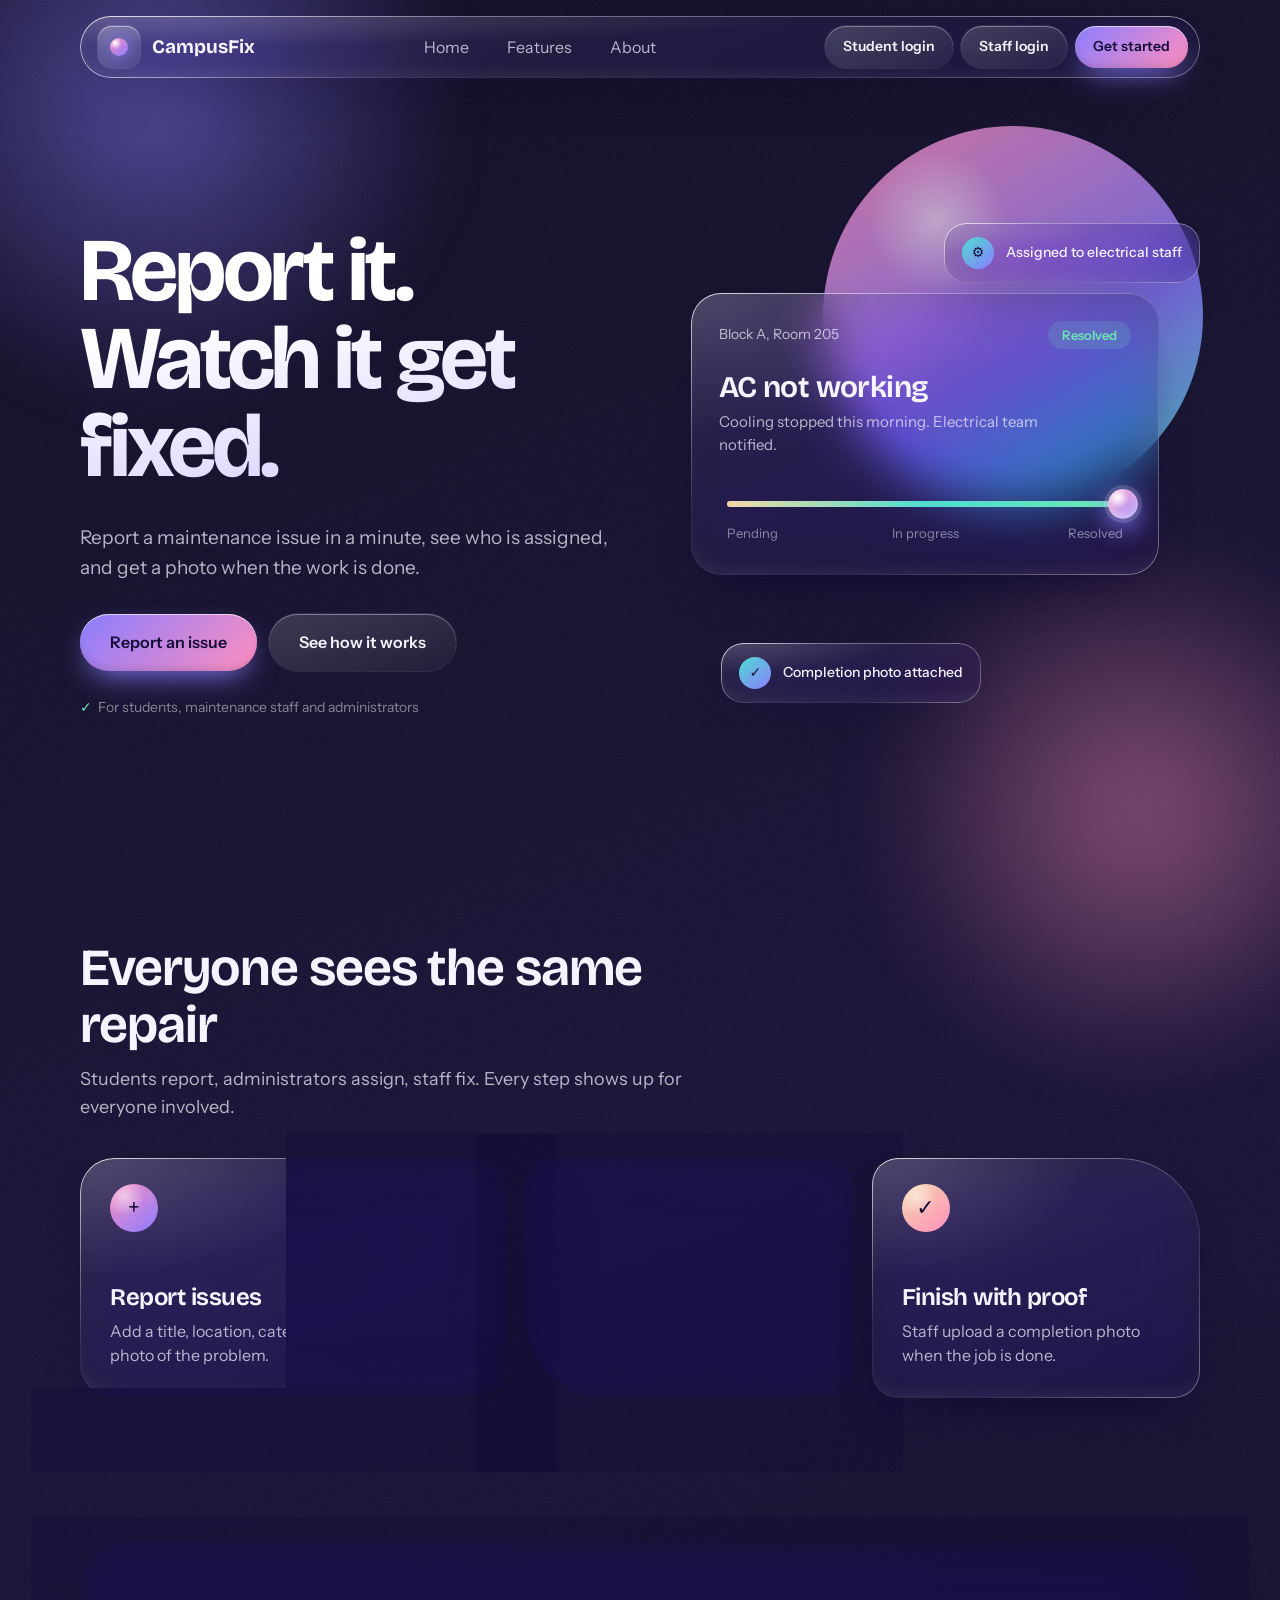
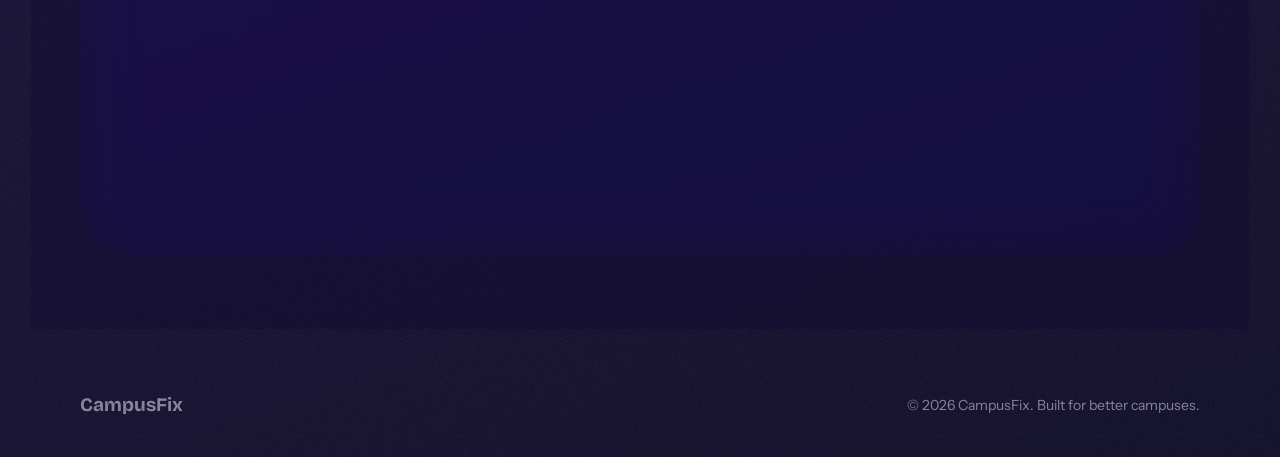
<file: maintenance-system-glass-ui/maintenance-system/frontend/index.html>
<!DOCTYPE html>
<html lang="en">
<head>
    <meta charset="UTF-8">
    <meta name="viewport" content="width=device-width, initial-scale=1.0">
    <title>CampusFix — Smart Campus Maintenance</title>
    <link rel="stylesheet" href="./css/style.css">
</head>
<body>
    <div class="ambient ambient-one"></div>
    <div class="ambient ambient-two"></div>

    <header class="navbar">
        <a href="index.html" class="brand">
            <div class="brand-mark"><span></span></div>
            <div class="brand-text"><strong>CampusFix</strong></div>
        </a>
        <nav class="nav-links">
            <a href="#home">Home</a>
            <a href="#features">Features</a>
            <a href="#about">About</a>
        </nav>
        <div class="nav-actions">
            <a href="login.html" class="btn btn-ghost">Student login</a>
            <a href="login.html?role=staff" class="btn btn-ghost">Staff login</a>
            <a href="register.html" class="btn btn-primary">Get started</a>
        </div>
    </header>

    <main>
        <section id="home" class="hero">
            <div>
                <h1>Report it. <span>Watch it get fixed.</span></h1>
                <p class="hero-description">Report a maintenance issue in a minute, see who is assigned, and get a photo when the work is done.</p>
                <div class="hero-actions">
                    <a href="login.html" class="btn btn-primary btn-large">Report an issue</a>
                    <a href="#features" class="btn btn-light btn-large">See how it works</a>
                </div>
                <p class="hero-note"><span class="check">✓</span>For students, maintenance staff and administrators</p>
            </div>

            <div class="scene" aria-hidden="true">
                <article class="ticket glass">
                    <header>
                        <span>Block A, Room 205</span>
                        <span class="state"><b class="s1">Pending</b><b class="s2">In progress</b><b class="s3">Resolved</b></span>
                    </header>
                    <h3>AC not working</h3>
                    <p>Cooling stopped this morning. Electrical team notified.</p>
                    <div class="track">
                        <i></i><div class="bead"></div>
                        <em>Pending</em><em>In progress</em><em>Resolved</em>
                    </div>
                </article>
                <article class="mini mini-a glass"><b>⚙</b>Assigned to electrical staff</article>
                <article class="mini mini-b glass"><b>✓</b>Completion photo attached</article>
            </div>
        </section>

        <section id="features" class="section">
            <div class="section-heading">
                <h2>Everyone sees the same repair</h2>
                <p>Students report, administrators assign, staff fix. Every step shows up for everyone involved.</p>
            </div>
            <div class="feature-grid">
                <article class="feature-card">
                    <div class="feature-icon">+</div>
                    <h3>Report issues</h3>
                    <p>Add a title, location, category and an optional photo of the problem.</p>
                </article>
                <article class="feature-card">
                    <div class="feature-icon mint">◷</div>
                    <h3>Track progress</h3>
                    <p>Follow each request from pending to in progress to resolved.</p>
                </article>
                <article class="feature-card">
                    <div class="feature-icon gold">✓</div>
                    <h3>Finish with proof</h3>
                    <p>Staff upload a completion photo when the job is done.</p>
                </article>
            </div>
        </section>

        <section id="about" class="section">
            <div class="about-card">
                <div>
                    <h2>Something broken on campus?</h2>
                    <p>Sign in and send your first request. It takes less time than writing an email.</p>
                    <a href="login.html" class="btn btn-primary btn-large">Report an issue</a>
                </div>
                <div class="about-decoration">CF</div>
            </div>
        </section>
    </main>

    <footer class="footer">
        <div class="footer-brand"><strong>CampusFix</strong></div>
        <p>© 2026 CampusFix. Built for better campuses.</p>
    </footer>

    <script src="./js/common.js"></script>
    <script src="./js/fx.js"></script>
</body>
</html>
</file>
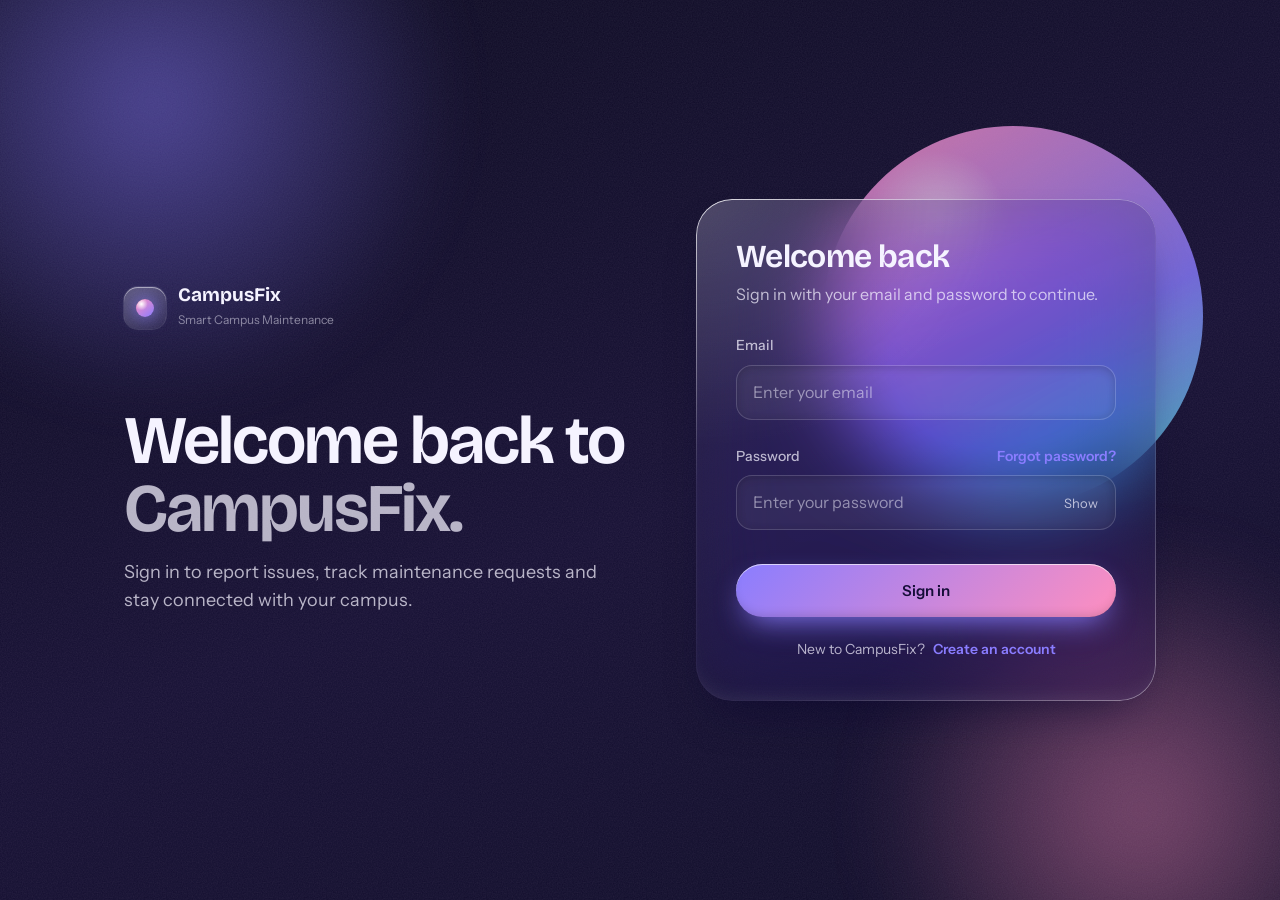
<file: maintenance-system-glass-ui/maintenance-system/frontend/login.html>
<!DOCTYPE html>
<html lang="en">

<head>
    <meta charset="UTF-8">

    <meta
        name="viewport"
        content="width=device-width, initial-scale=1.0"
    >

    <title>Sign in — CampusFix</title>

    <link rel="stylesheet" href="./css/style.css">
</head>

<body class="auth-page">

    <!-- Ambient Background -->
    <div class="ambient ambient-one"></div>
    <div class="ambient ambient-two"></div>


    <main class="auth-container">

        <!-- Brand Panel -->
        <section class="auth-brand-panel">

            <a href="index.html" class="auth-brand">

                <div class="brand-mark">
                    <span></span>
                </div>

                <div class="brand-text">
                    <strong>CampusFix</strong>
                    <small>Smart Campus Maintenance</small>
                </div>

            </a>


            <div class="auth-brand-content">

                <div class="eyebrow auth-eyebrow">
                    <span class="eyebrow-dot"></span>
                    Campus maintenance
                </div>

                <h1>
                    Welcome back to
                    <span>CampusFix.</span>
                </h1>

                <p>
                    Sign in to report issues, track maintenance
                    requests and stay connected with your campus.
                </p>

            </div>


            <div class="auth-orbit">

                <div class="auth-orbit-ring ring-one"></div>
                <div class="auth-orbit-ring ring-two"></div>

                <div class="auth-orbit-core">
                    CF
                </div>

            </div>

        </section>


        <!-- Login Card -->
        <section class="auth-card">

            <div class="auth-card-header">

                <div class="auth-task-icon">
                    ✓
                </div>

                <div>
                    <h2>Welcome back</h2>

                    <p>
                        Sign in with your email and password
                        to continue.
                    </p>
                </div>

            </div>


            <!-- Login Form -->
            <form id="loginForm" class="auth-form">

                <div class="form-group">

                    <label for="email">
                        Email
                    </label>

                    <input
                        type="email"
                        id="email"
                        name="email"
                        placeholder="Enter your email"
                        autocomplete="email"
                        required
                    >

                    <small
                        id="emailError"
                        class="field-error"
                    ></small>

                </div>


                <div class="form-group">

                    <div class="password-label-row">

                        <label for="password">
                            Password
                        </label>

                        <a href="#" class="forgot-link">
                            Forgot password?
                        </a>

                    </div>

                    <div class="password-wrapper">

                        <input
                            type="password"
                            id="password"
                            name="password"
                            placeholder="Enter your password"
                            autocomplete="current-password"
                            required
                        >

                        <button
                            type="button"
                            id="togglePassword"
                            class="password-toggle"
                            aria-label="Show password"
                        >
                            Show
                        </button>

                    </div>

                    <small
                        id="passwordError"
                        class="field-error"
                    ></small>

                </div>


                <!-- Error Message -->

                <div
                    id="loginError"
                    class="auth-message error-message hidden"
                ></div>


                <!-- Login Button -->

                <button
                    type="submit"
                    id="loginButton"
                    class="btn btn-primary auth-submit"
                >
                    <span id="loginButtonText">
                        Sign in
                    </span>

                    <span id="loginSpinner" class="spinner hidden"></span>
                </button>

            </form>


            <!-- Footer -->

            <div class="auth-footer">

                <span>
                    New to CampusFix?
                </span>

                <a href="register.html">
                    Create an account
                </a>

            </div>

        </section>

    </main>


    <script src="./js/common.js"></script>
    <script src="./js/fx.js"></script>
    <script src="./js/login.js"></script>

</body>

</html>
</file>
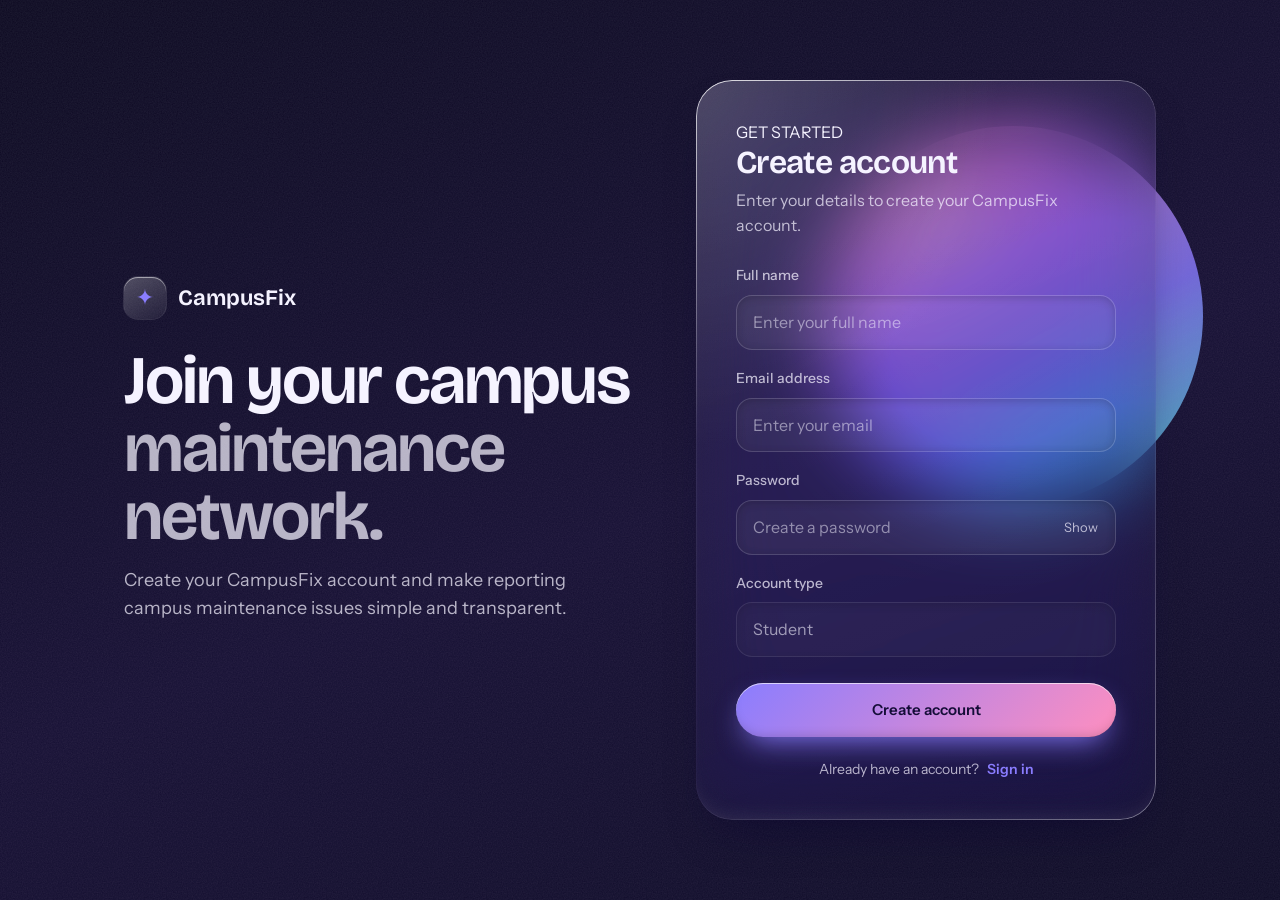
<file: maintenance-system-glass-ui/maintenance-system/frontend/register.html>
<!DOCTYPE html>
<html lang="en">

<head>

    <meta charset="UTF-8">

    <meta
        name="viewport"
        content="width=device-width, initial-scale=1.0"
    >

    <title>Register — CampusFix</title>

    <link
        rel="stylesheet"
        href="./css/style.css"
    >

</head>


<body>

<div class="auth-page">


    <!-- Brand Side -->

    <div class="auth-brand-panel">

        <div class="auth-brand-content">

            <div class="brand-logo">

                <span class="brand-icon">
                    ✦
                </span>

                <span>
                    CampusFix
                </span>

            </div>


            <div class="auth-orbit"></div>


            <h1>

                Join your campus

                <span>
                    maintenance network.
                </span>

            </h1>


            <p>

                Create your CampusFix account and make reporting
                campus maintenance issues simple and transparent.

            </p>

        </div>

    </div>



    <!-- Register Card -->

    <div class="auth-container">

        <div class="auth-card">

            <div class="auth-form">


                <div class="auth-header">

                    <span class="auth-eyebrow">
                        GET STARTED
                    </span>


                    <h2>
                        Create account
                    </h2>


                    <p>
                        Enter your details to create your CampusFix account.
                    </p>

                </div>



                <form id="registerForm">


                    <!-- Name -->

                    <div class="form-group">

                        <label for="name">
                            Full name
                        </label>


                        <input
                            type="text"
                            id="name"
                            name="name"
                            placeholder="Enter your full name"
                            autocomplete="name"
                        >

                    </div>



                    <!-- Email -->

                    <div class="form-group">

                        <label for="email">
                            Email address
                        </label>


                        <input
                            type="email"
                            id="email"
                            name="email"
                            placeholder="Enter your email"
                            autocomplete="email"
                        >

                    </div>



                    <!-- Password -->

                    <div class="form-group">

                        <label for="password">
                            Password
                        </label>


                        <div class="password-wrapper">

                            <input
                                type="password"
                                id="password"
                                name="password"
                                placeholder="Create a password"
                                autocomplete="new-password"
                            >


                            <button
                                type="button"
                                id="togglePassword"
                                class="password-toggle"
                            >
                                Show
                            </button>

                        </div>

                    </div>



                    <!-- Account Type -->

                    <div class="form-group">

                        <label>
                            Account type
                        </label>


                        <input
                            type="text"
                            value="Student"
                            disabled
                        >

                    </div>



                    <!-- Error / Success -->

                    <div
                        id="registerMessage"
                        class="auth-message hidden"
                    ></div>



                    <!-- Submit -->

                    <button
                        type="submit"
                        id="registerButton"
                        class="auth-submit"
                    >

                        <span id="registerButtonText">
                            Create account
                        </span>


                        <span
                            id="registerSpinner"
                            class="auth-spinner hidden"
                        ></span>

                    </button>

                </form>



                <div class="auth-footer">

                    <span>
                        Already have an account?
                    </span>


                    <a href="./login.html">
                        Sign in
                    </a>

                </div>


            </div>

        </div>

    </div>

</div>



<script src="./js/common.js"></script>
    <script src="./js/fx.js"></script>

<script src="./js/register.js"></script>


</body>

</html>
</file>
<file: maintenance-system-glass-ui/maintenance-system/frontend/css/style.css>
@import url("https://fonts.googleapis.com/css2?family=Bricolage+Grotesque:opsz,wght@12..96,500..800&family=Instrument+Sans:wght@400;500;600&display=swap");
/* CampusFix — liquid glass theme (all pages) */
:root{--ink:#0b0820;--iris:#8a7dff;--rose:#ff8fbf;--lagoon:#4fdcd0;--champ:#f4d9a6;--jade:#6ee7b7;
--text:#f5f3ff;--text-2:rgba(245,243,255,.72);--text-3:rgba(245,243,255,.5);
--a1:var(--iris);--a2:var(--rose);--a3:var(--lagoon);
--fd:"Bricolage Grotesque","Avenir Next","Segoe UI",system-ui,sans-serif;--fb:"Instrument Sans","Segoe UI",system-ui,sans-serif;
--ease:cubic-bezier(.2,.8,.2,1);--spring:cubic-bezier(.34,1.56,.64,1)}
.staff-page{--a1:#3fd6cb;--a2:#8a7dff;--a3:var(--champ)}
.admin-page{--a1:#f0c987;--a2:var(--rose);--a3:var(--iris)}
*,*::before,*::after{box-sizing:border-box;margin:0;padding:0}
html{scroll-behavior:smooth;color-scheme:dark}
body{min-height:100vh;font-family:var(--fb);color:var(--text);line-height:1.55;overflow-x:hidden;-webkit-font-smoothing:antialiased;
background:url("data:image/svg+xml,%3Csvg xmlns='http://www.w3.org/2000/svg' width='160' height='160'%3E%3Cfilter id='n'%3E%3CfeTurbulence type='fractalNoise' baseFrequency='.8' numOctaves='2' stitchTiles='stitch'/%3E%3CfeColorMatrix values='0 0 0 0 1 0 0 0 0 1 0 0 0 0 1 0 0 0 .08 0'/%3E%3C/filter%3E%3Crect width='100%25' height='100%25' filter='url(%23n)'/%3E%3C/svg%3E"),linear-gradient(160deg,#0b0820,#150e33 55%,#0d0a26)}
h1,h2,h3,h4{font-family:var(--fd);font-weight:650;letter-spacing:-.02em;line-height:1.1}
a{color:inherit;text-decoration:none}button,input,select,textarea{font:inherit;color:inherit}
.hidden{display:none!important}
:focus-visible{outline:2px solid #fff;outline-offset:3px}
/* aurora + pearl */
.ambient{position:fixed;border-radius:50%;pointer-events:none;z-index:-1;animation:drift 28s ease-in-out infinite alternate}
.ambient-one{width:52vmax;height:52vmax;left:-14vmax;top:-18vmax;background:radial-gradient(circle,var(--a1),transparent 65%);opacity:.5;filter:blur(30px)}
.ambient-two{width:46vmax;height:46vmax;right:-12vmax;bottom:-16vmax;background:radial-gradient(circle,var(--a2),transparent 65%);opacity:.45;filter:blur(40px);animation-duration:34s;animation-direction:alternate-reverse}
body::before{content:"";position:fixed;z-index:-1;right:6vw;top:14vh;width:min(30vmax,380px);aspect-ratio:1;border-radius:50%;background:radial-gradient(circle at 30% 25%,rgba(255,255,255,.55),transparent 18%),linear-gradient(150deg,var(--a2),var(--a1) 60%,var(--a3));opacity:.8;animation:float 16s ease-in-out infinite alternate}
@keyframes drift{to{transform:translate3d(6vmax,4vmax,0) scale(1.12)}}
@keyframes float{to{transform:translate3d(-3vw,6vh,0)}}
/* glass */
:is(.glass,.navbar,.auth-card,.dashboard-sidebar,.staff-sidebar,.admin-sidebar,.dashboard-stat-card,.staff-stat-card,.admin-stat-card,.admin-status-card,.dashboard-form-card,.request-card,.staff-request-card,.admin-request-card,.admin-user-card,.feature-card,.about-card,.empty-state,.staff-empty,.admin-empty,.staff-loading,.admin-loading){
--b:26px;position:relative;isolation:isolate;border-radius:26px;
background:radial-gradient(120% 90% at 0 0,rgba(255,255,255,.16),transparent 55%),linear-gradient(160deg,rgba(255,255,255,.09),rgba(255,255,255,.02)),rgba(16,10,50,.28);
-webkit-backdrop-filter:blur(var(--b)) saturate(180%);backdrop-filter:blur(var(--b)) saturate(180%);
box-shadow:inset 0 1px 0 rgba(255,255,255,.3),inset 0 -12px 24px -14px rgba(255,255,255,.12),0 24px 50px -26px rgba(10,5,45,.8)}
:is(.glass,.navbar,.auth-card,.dashboard-sidebar,.staff-sidebar,.admin-sidebar,.dashboard-stat-card,.staff-stat-card,.admin-stat-card,.admin-status-card,.dashboard-form-card,.request-card,.staff-request-card,.admin-request-card,.admin-user-card,.feature-card,.about-card)::before{content:"";position:absolute;inset:0;border-radius:inherit;padding:1px;pointer-events:none;
background:linear-gradient(140deg,rgba(255,255,255,.75),rgba(255,255,255,.06) 32%,rgba(255,255,255,.02) 62%,rgba(255,255,255,.4));-webkit-mask:linear-gradient(#000 0 0) content-box,linear-gradient(#000 0 0);-webkit-mask-composite:xor;mask-composite:exclude}
:is(.glass,.navbar,.auth-card,.dashboard-stat-card,.staff-stat-card,.admin-stat-card,.admin-status-card,.dashboard-form-card,.request-card,.staff-request-card,.admin-request-card,.admin-user-card,.feature-card,.about-card)::after{content:"";position:absolute;inset:0;border-radius:inherit;pointer-events:none;opacity:0;transition:opacity .35s;background:radial-gradient(360px circle at var(--mx,50%) var(--my,0),rgba(255,255,255,.14),transparent 45%)}
:is(.glass,.navbar,.auth-card,.dashboard-stat-card,.staff-stat-card,.admin-stat-card,.admin-status-card,.dashboard-form-card,.request-card,.staff-request-card,.admin-request-card,.admin-user-card,.feature-card,.about-card):hover::after{opacity:1}
.navbar,.auth-card,.dashboard-sidebar,.staff-sidebar,.admin-sidebar{--b:40px}
/* buttons */
.btn,.auth-submit,.dashboard-submit,.admin-assign-btn,.staff-action-btn{display:inline-flex;align-items:center;justify-content:center;gap:8px;border:0;cursor:pointer;border-radius:999px;padding:12px 22px;font-weight:600;font-size:15px;position:relative;overflow:hidden;transition:transform .25s var(--spring),box-shadow .3s,filter .3s}
.btn:active,.auth-submit:active,.staff-action-btn:active,.admin-assign-btn:active{transform:scale(.96)}
.btn-primary,.auth-submit,.dashboard-submit,.admin-assign-btn,.staff-action-btn.resolve{color:#150d38;background:linear-gradient(135deg,var(--a1),var(--a2));box-shadow:inset 0 1px 0 rgba(255,255,255,.65),inset 0 -6px 12px -6px rgba(0,0,0,.2),0 12px 30px -10px var(--a1)}
.btn-primary::after,.auth-submit::after{content:"";position:absolute;inset:0;background:linear-gradient(105deg,transparent 35%,rgba(255,255,255,.55) 50%,transparent 65%);transform:translateX(-120%);transition:transform .7s var(--ease)}
.btn-primary:hover::after,.auth-submit:hover::after{transform:translateX(120%)}
.btn:hover,.auth-submit:hover,.staff-action-btn:hover,.admin-assign-btn:hover{transform:translateY(-2px);filter:brightness(1.08)}
.btn-ghost,.btn-light,.btn-black,.staff-action-btn.progress{color:var(--text);background:linear-gradient(160deg,rgba(255,255,255,.16),rgba(255,255,255,.04));box-shadow:inset 0 1px 0 rgba(255,255,255,.35),0 0 0 1px rgba(255,255,255,.1);-webkit-backdrop-filter:blur(14px);backdrop-filter:blur(14px)}
.btn-large{padding:16px 30px;font-size:16px}.auth-submit{width:100%;margin-top:8px;padding:15px}
button:disabled{opacity:.6;cursor:wait}
.spinner,.auth-spinner{width:16px;height:16px;border-radius:50%;border:2px solid rgba(21,13,56,.3);border-top-color:#150d38;animation:spin .7s linear infinite}@keyframes spin{to{transform:rotate(1turn)}}
/* forms */
.form-group,.dashboard-form-group{display:grid;gap:8px;margin-bottom:18px}
label{font-size:14px;font-weight:500;color:var(--text-2)}
input:not([type=file]),select,textarea{width:100%;padding:14px 16px;border-radius:16px;border:1px solid rgba(255,255,255,.14);background:rgba(255,255,255,.06);box-shadow:inset 0 2px 8px rgba(0,0,0,.18);outline:0;transition:border-color .25s,box-shadow .25s,background .25s}
input::placeholder,textarea::placeholder{color:var(--text-3)}
input:focus,select:focus,textarea:focus{border-color:var(--a1);background:rgba(255,255,255,.1);box-shadow:0 0 0 4px color-mix(in srgb,var(--a1) 28%,transparent)}
input:disabled{opacity:.6}select option{background:#1b1340;color:#fff}textarea{resize:vertical}
input[type=file]::file-selector-button{margin-right:12px;padding:8px 16px;border:0;border-radius:999px;color:var(--text);cursor:pointer;background:rgba(255,255,255,.14)}
.password-wrapper{position:relative}.password-wrapper input{padding-right:70px}
.password-toggle{position:absolute;right:10px;top:50%;transform:translateY(-50%);border:0;background:0;color:var(--text-2);cursor:pointer;font-size:13px;padding:6px 8px}
.password-label-row{display:flex;justify-content:space-between}.forgot-link,.auth-footer a{color:var(--a1);font-weight:600;font-size:14px}
.field-error{color:var(--rose);font-size:13px}
.auth-message,.dashboard-message{padding:12px 16px;border-radius:14px;font-size:14px;margin-bottom:14px;color:#ffd3e4;background:rgba(255,100,150,.14);box-shadow:inset 0 0 0 1px rgba(255,143,191,.35)}
.auth-message.success,.dashboard-message.success{color:#c9fbe6;background:rgba(110,231,183,.14);box-shadow:inset 0 0 0 1px rgba(110,231,183,.4)}
/* brand bead */
.brand-mark,.brand-icon{width:42px;height:42px;border-radius:14px;display:grid;place-items:center;flex:none;background:linear-gradient(150deg,rgba(255,255,255,.25),rgba(255,255,255,.05));box-shadow:inset 0 1px 0 rgba(255,255,255,.5),0 0 0 1px rgba(255,255,255,.12)}
.brand-mark span{width:18px;height:18px;border-radius:50%;background:radial-gradient(circle at 30% 28%,#fff,transparent 35%),linear-gradient(140deg,var(--a2),var(--a1));box-shadow:0 0 18px var(--a1)}
.brand,.auth-brand,.dashboard-brand,.staff-brand,.admin-brand,.brand-logo{display:flex;align-items:center;gap:12px}
.brand-text strong,.footer-brand strong{font-family:var(--fd);font-size:19px;display:block;line-height:1.1}.brand-text small{color:var(--text-3);font-size:12px}
.eyebrow,.dashboard-eyebrow,.staff-eyebrow,.admin-eyebrow,.dashboard-section-label,.staff-section-label,.admin-section-label,.auth-orbit,.auth-task-icon,.hero-glow{display:none}
/* ===== landing ===== */
.navbar{position:sticky;top:16px;z-index:20;width:min(1120px,calc(100% - 32px));margin:16px auto 0;padding:10px 12px 10px 18px;border-radius:999px;display:flex;align-items:center;justify-content:space-between;gap:16px}
.nav-links{display:flex;gap:6px}.nav-links a{padding:8px 16px;border-radius:999px;color:var(--text-2);transition:.25s}.nav-links a:hover{background:rgba(255,255,255,.12);color:#fff}
.nav-actions{display:flex;gap:8px;align-items:center}.nav-actions .btn{padding:10px 18px;font-size:14px}
main{width:min(1120px,calc(100% - 32px));margin:0 auto}
.hero{display:grid;grid-template-columns:1.05fr .95fr;gap:48px;align-items:center;min-height:calc(100vh - 110px);padding:48px 0}
.hero h1{font-size:clamp(46px,7vw,92px);line-height:.96;letter-spacing:-.035em;font-weight:700;background:linear-gradient(170deg,#fff 30%,#cfc8ff);-webkit-background-clip:text;background-clip:text;color:transparent}
.hero h1 span{display:block}
.hero-description{margin:24px 0 32px;max-width:46ch;font-size:19px;color:var(--text-2)}
.hero-actions{display:flex;gap:12px;flex-wrap:wrap}.hero-note{margin-top:26px;color:var(--text-3);font-size:14px}.hero-note .check{color:var(--jade);margin-right:6px}
.scene{position:relative;height:500px;perspective:1200px;--rx:0deg;--ry:0deg}
.ticket{position:absolute;left:0;right:8%;top:70px;padding:28px;--radius:30px;border-radius:30px;transform:rotateX(var(--ry)) rotateY(var(--rx));transition:transform .4s var(--ease)}
.ticket header{display:flex;justify-content:space-between;align-items:center;color:var(--text-2);font-size:14px}
.ticket h3{font-size:30px;margin:22px 0 6px}.ticket p{color:var(--text-2);font-size:15px;max-width:34ch}
.state{position:relative;display:inline-block;height:28px;min-width:104px;text-align:right}
.state b{position:absolute;right:0;top:0;padding:4px 14px;border-radius:999px;font-size:13px;font-weight:600;white-space:nowrap;opacity:0;animation:1s linear both;animation-duration:6s;animation-delay:1s}
.state .s1{opacity:1;color:var(--champ);background:rgba(244,217,166,.16);animation-name:s1}
.state .s2{color:var(--lagoon);background:rgba(79,220,208,.16);animation-name:s2}
.state .s3{color:var(--jade);background:rgba(110,231,183,.16);animation-name:s3}
@keyframes s1{0%,35%{opacity:1}42%,100%{opacity:0}}@keyframes s2{0%,36%{opacity:0}44%,76%{opacity:1}84%,100%{opacity:0}}@keyframes s3{0%,82%{opacity:0}90%,100%{opacity:1}}
.track{position:relative;height:6px;margin:44px 8px 40px;border-radius:9px;background:rgba(255,255,255,.14)}
.track i{position:absolute;left:0;top:0;bottom:0;width:0;border-radius:inherit;background:linear-gradient(90deg,var(--champ),var(--lagoon),var(--jade));animation:fill 6s ease-in-out 1s forwards}
.track em{position:absolute;top:22px;font-style:normal;font-size:13px;color:var(--text-3);transform:translateX(-50%);white-space:nowrap}
.track em:nth-of-type(1){left:0;transform:none}.track em:nth-of-type(2){left:50%}.track em:nth-of-type(3){left:100%;transform:translateX(-100%)}
.bead{position:absolute;top:50%;left:0;width:30px;height:30px;border-radius:50%;transform:translate(-50%,-50%);background:radial-gradient(circle at 32% 28%,#fff,rgba(255,255,255,.2) 38%),linear-gradient(140deg,var(--rose),var(--iris));box-shadow:inset 0 -4px 8px rgba(255,255,255,.4),0 0 0 4px rgba(255,255,255,.15),0 8px 26px var(--iris);animation:travel 6s ease-in-out 1s forwards}
@keyframes fill{0%,10%{width:0}38%,52%{width:50%}80%,100%{width:100%}}
@keyframes travel{0%,10%{left:0}24%{left:25%;transform:translate(-50%,-50%) scale(1.5,.78)}38%,52%{left:50%;transform:translate(-50%,-50%)}66%{left:75%;transform:translate(-50%,-50%) scale(1.5,.78)}80%,100%{left:100%;transform:translate(-50%,-50%)}}
.mini{position:absolute;display:flex;align-items:center;gap:12px;padding:14px 18px;border-radius:22px;font-size:14px;font-weight:500;transition:transform .5s var(--ease)}
.mini b{display:grid;place-items:center;width:32px;height:32px;border-radius:50%;background:linear-gradient(140deg,var(--lagoon),var(--iris));color:#150d38}
.mini-a{right:0;top:0;transform:translate(calc(var(--rx)*-1.5),calc(var(--ry)*1.5))}.mini-b{left:6%;bottom:20px;transform:translate(calc(var(--rx)*2),calc(var(--ry)*-2))}
.section{padding:72px 0}.section-heading{max-width:620px;margin-bottom:36px}.section-heading h2{font-size:clamp(32px,4.5vw,52px);margin-bottom:12px}.section-heading p{color:var(--text-2);font-size:18px}
.feature-grid{display:grid;grid-template-columns:1.3fr 1fr 1fr;gap:18px}.feature-card{padding:30px;min-height:240px;display:flex;flex-direction:column;justify-content:flex-end}
.feature-card:first-child{border-radius:34px;grid-row:span 1}.feature-card:nth-child(2){border-radius:26px 26px 26px 80px}.feature-card:nth-child(3){border-radius:26px 80px 26px 26px}
.feature-icon{position:absolute;top:26px;left:30px;width:48px;height:48px;border-radius:50%;display:grid;place-items:center;font-size:22px;color:#150d38;background:radial-gradient(circle at 30% 25%,#fff8,transparent 40%),linear-gradient(140deg,var(--a2),var(--a1))}
.feature-icon.mint{background:radial-gradient(circle at 30% 25%,#fff8,transparent 40%),linear-gradient(140deg,var(--lagoon),var(--jade))}.feature-icon.gold{background:radial-gradient(circle at 30% 25%,#fff8,transparent 40%),linear-gradient(140deg,var(--champ),var(--rose))}
.feature-card h3{font-size:24px;margin-bottom:8px}.feature-card p{color:var(--text-2)}
.about-card{display:flex;justify-content:space-between;align-items:center;gap:32px;padding:56px;border-radius:44px;overflow:hidden}.about-card h2{font-size:clamp(30px,4vw,48px);margin-bottom:14px}.about-card p{color:var(--text-2);max-width:44ch;margin-bottom:28px}
.about-decoration{width:200px;height:200px;border-radius:50%;flex:none;display:grid;place-items:center;font:700 40px var(--fd);background:radial-gradient(circle at 30% 25%,rgba(255,255,255,.7),transparent 22%),linear-gradient(150deg,var(--a2),var(--a1) 60%,var(--a3));box-shadow:inset 0 -14px 30px rgba(255,255,255,.35),0 30px 60px -20px var(--a1);color:#150d38}.orbit{display:none}
.footer{display:flex;justify-content:space-between;gap:16px;flex-wrap:wrap;width:min(1120px,calc(100% - 32px));margin:40px auto 0;padding:28px 0 40px;color:var(--text-3);font-size:14px}.footer-brand span{margin-left:10px}
/* ===== auth ===== */
body.auth-page .auth-container,body>div.auth-page{display:grid;grid-template-columns:1.1fr minmax(380px,460px);gap:56px;align-items:center;width:min(1080px,100%);margin:auto;padding:24px}
body.auth-page{display:grid;place-items:center;min-height:100vh}body>div.auth-page{min-height:100vh}body>div.auth-page .auth-container{display:block;padding:0;width:auto}
body.auth-page main.auth-container{width:min(1080px,100%)}
.auth-brand-panel{display:grid;gap:48px}.auth-brand-content h1,.auth-brand-panel h1{font-size:clamp(40px,5.4vw,68px);line-height:1;letter-spacing:-.03em;margin:28px 0 16px}.auth-brand-content h1 span,.auth-brand-panel h1 span{display:block;color:var(--text-2)}
.auth-brand-panel p{color:var(--text-2);font-size:18px;max-width:42ch}.brand-logo{font:650 22px var(--fd)}.brand-icon{color:var(--a1)}
.auth-card{padding:40px;border-radius:36px}.auth-card-header h2,.auth-header h2{font-size:32px;margin-bottom:8px}.auth-card-header p,.auth-header p{color:var(--text-2);margin-bottom:28px}
.auth-footer{margin-top:22px;display:flex;gap:8px;justify-content:center;color:var(--text-2);font-size:14px}
/* ===== dashboards ===== */
:is(.dashboard-sidebar,.staff-sidebar,.admin-sidebar){position:fixed;left:18px;top:18px;bottom:18px;width:264px;padding:24px 16px;display:flex;flex-direction:column;gap:28px;border-radius:34px;z-index:10}
:is(.dashboard-nav,.staff-nav,.admin-nav){display:grid;gap:6px}
:is(.dashboard-nav-item,.staff-nav-item,.admin-nav-item){position:relative;display:flex;align-items:center;gap:12px;padding:12px 14px;border-radius:16px;color:var(--text-2);font-weight:500;transition:color .25s,background .3s}
:is(.dashboard-nav-item,.staff-nav-item,.admin-nav-item) span{width:28px;height:28px;display:grid;place-items:center;border-radius:10px;background:rgba(255,255,255,.07);font-size:14px;transition:.3s}
:is(.dashboard-nav-item,.staff-nav-item,.admin-nav-item):hover{color:#fff;background:rgba(255,255,255,.07)}
:is(.dashboard-nav-item,.staff-nav-item,.admin-nav-item).active{color:#fff;background:linear-gradient(160deg,rgba(255,255,255,.2),rgba(255,255,255,.06));box-shadow:inset 0 1px 0 rgba(255,255,255,.4),0 0 0 1px rgba(255,255,255,.08)}
:is(.dashboard-nav-item,.staff-nav-item,.admin-nav-item).active span{color:#150d38;background:linear-gradient(140deg,var(--a1),var(--a2));box-shadow:0 0 16px var(--a1)}
:is(.sidebar-bottom,.staff-sidebar-bottom,.admin-sidebar-bottom){margin-top:auto;display:grid;gap:12px}
:is(.sidebar-user,.staff-user,.admin-user){display:flex;align-items:center;gap:12px;padding:10px;border-radius:18px;background:rgba(255,255,255,.06)}
:is(.sidebar-user,.staff-user,.admin-user) small{display:block;color:var(--text-3);font-size:12px}
:is(.sidebar-avatar,.dashboard-avatar,.staff-avatar,.staff-top-avatar,.admin-avatar,.admin-top-avatar,.admin-user-card-avatar){width:44px;height:44px;flex:none;border-radius:50%;display:grid;place-items:center;font:700 18px var(--fd);color:#150d38;background:radial-gradient(circle at 30% 25%,#fff9,transparent 40%),linear-gradient(140deg,var(--a1),var(--a2));box-shadow:0 8px 22px -6px var(--a1)}
:is(.sidebar-logout,.staff-logout,.admin-logout){display:flex;align-items:center;justify-content:center;gap:8px;padding:12px;border:0;border-radius:16px;cursor:pointer;color:var(--text-2);background:rgba(255,255,255,.06);transition:.25s}
:is(.sidebar-logout,.staff-logout,.admin-logout):hover{color:#fff;background:rgba(255,100,150,.2)}
:is(.dashboard-main,.staff-main,.admin-main){margin-left:304px;padding:32px 36px 48px 12px;max-width:1260px}
:is(.dashboard-topbar,.staff-topbar,.admin-topbar){display:flex;justify-content:space-between;align-items:center;gap:20px;margin-bottom:28px}
:is(.dashboard-topbar,.staff-topbar,.admin-topbar) h1{font-size:clamp(30px,4vw,46px)}:is(.dashboard-topbar,.staff-topbar,.admin-topbar) p{color:var(--text-2);margin-top:6px}
:is(.dashboard-stats,.staff-stats,.admin-stats){display:grid;grid-template-columns:repeat(4,1fr);gap:16px;margin-bottom:40px}
:is(.dashboard-stat-card,.staff-stat-card,.admin-stat-card){display:flex;gap:16px;align-items:center;padding:22px;animation:rise .8s var(--ease) both}
:is(.dashboard-stat-card,.staff-stat-card,.admin-stat-card):nth-child(2){animation-delay:.08s;border-radius:26px 26px 26px 52px}:is(.dashboard-stat-card,.staff-stat-card,.admin-stat-card):nth-child(3){animation-delay:.16s}:is(.dashboard-stat-card,.staff-stat-card,.admin-stat-card):nth-child(4){animation-delay:.24s;border-radius:26px 52px 26px 26px}
@keyframes rise{from{opacity:0;transform:translateY(18px) scale(.97);filter:blur(8px)}}
:is(.stat-icon,.staff-stat-icon,.admin-stat-icon){width:48px;height:48px;flex:none;border-radius:50%;display:grid;place-items:center;color:#150d38;font-size:20px;background:radial-gradient(circle at 30% 25%,#fff9,transparent 42%),linear-gradient(140deg,var(--iris),var(--rose));box-shadow:0 10px 24px -8px var(--iris)}
:is(.stat-icon,.staff-stat-icon,.admin-stat-icon).gold{background:radial-gradient(circle at 30% 25%,#fff9,transparent 42%),linear-gradient(140deg,var(--champ),var(--rose));box-shadow:0 10px 24px -8px var(--champ)}
:is(.stat-icon,.staff-stat-icon,.admin-stat-icon).mint{background:radial-gradient(circle at 30% 25%,#fff9,transparent 42%),linear-gradient(140deg,var(--lagoon),var(--iris));box-shadow:0 10px 24px -8px var(--lagoon)}
:is(.stat-icon,.staff-stat-icon,.admin-stat-icon).green{background:radial-gradient(circle at 30% 25%,#fff9,transparent 42%),linear-gradient(140deg,var(--jade),var(--lagoon));box-shadow:0 10px 24px -8px var(--jade)}
:is(.dashboard-stat-card,.staff-stat-card,.admin-stat-card) small{display:block;color:var(--text-2);font-size:14px;text-transform:lowercase}:is(.dashboard-stat-card,.staff-stat-card,.admin-stat-card) small::first-letter,.admin-status-card span::first-letter{text-transform:uppercase}
:is(.dashboard-stat-card,.staff-stat-card,.admin-stat-card) strong{display:block;font:700 42px/1.05 var(--fd);font-variant-numeric:tabular-nums}:is(.dashboard-stat-card,.staff-stat-card,.admin-stat-card) span{color:var(--text-3);font-size:13px}
:is(.dashboard-section,.staff-section,.admin-section){margin-bottom:44px;scroll-margin-top:24px}
:is(.dashboard-section-header,.staff-section-header,.admin-section-header){display:flex;justify-content:space-between;align-items:flex-end;gap:16px;margin-bottom:20px}
:is(.dashboard-section-header,.staff-section-header,.admin-section-header) h2{font-size:28px}:is(.dashboard-section-header,.staff-section-header,.admin-section-header) p{color:var(--text-2);margin-top:4px}
.dashboard-form-card{padding:30px;border-radius:32px}.dashboard-form-row{display:grid;grid-template-columns:1fr 1fr;gap:18px}.dashboard-submit{margin-top:6px}
:is(.requests-list,.staff-requests-list,.admin-requests-list){display:grid;gap:16px}
:is(.request-card,.staff-request-card,.admin-request-card){padding:24px;--glow:var(--lagoon);background:radial-gradient(70% 90% at 100% 0,color-mix(in srgb,var(--glow) 24%,transparent),transparent 70%),radial-gradient(120% 90% at 0 0,rgba(255,255,255,.14),transparent 55%),linear-gradient(160deg,rgba(255,255,255,.08),rgba(255,255,255,.02)),rgba(16,10,50,.3);--b:20px}
:is(.request-card,.staff-request-card,.admin-request-card):has([class*=pending]){--glow:var(--champ)}:is(.request-card,.staff-request-card,.admin-request-card):has([class*=resolved]){--glow:var(--jade)}
:is(.request-card-top,.staff-request-top,.admin-request-top){display:flex;justify-content:space-between;gap:16px;align-items:flex-start}
:is(.request-title,.staff-request-title,.admin-request-title){font:650 20px var(--fd);margin-bottom:4px}:is(.request-description,.staff-request-description,.admin-request-description){color:var(--text-2);max-width:70ch}
:is(.request-status,.staff-request-status,.admin-request-status){display:inline-flex;align-items:center;gap:8px;flex:none;padding:6px 14px;border-radius:999px;font-size:13px;font-weight:600;color:var(--text-2);background:rgba(255,255,255,.1);box-shadow:inset 0 1px 0 rgba(255,255,255,.3)}
:is(.request-status,.staff-request-status,.admin-request-status)::before{content:"";width:8px;height:8px;border-radius:50%;background:currentColor;box-shadow:0 0 10px currentColor}
:is(.request-status,.staff-request-status,.admin-request-status)[class*=pending]{color:var(--champ);background:rgba(244,217,166,.14)}
:is(.request-status,.staff-request-status,.admin-request-status)[class*=progress]{color:var(--lagoon);background:rgba(79,220,208,.14)}
:is(.request-status,.staff-request-status,.admin-request-status)[class*=progress]::before{animation:pulse 1.8s ease-in-out infinite}@keyframes pulse{50%{opacity:.3;transform:scale(.7)}}
:is(.request-status,.staff-request-status,.admin-request-status)[class*=resolved]{color:var(--jade);background:rgba(110,231,183,.14)}
:is(.request-details,.staff-request-details,.admin-request-details){display:grid;grid-template-columns:repeat(auto-fit,minmax(130px,1fr));gap:10px;margin-top:20px}
:is(.request-detail,.staff-detail,.admin-detail){padding:12px 14px;border-radius:16px;background:rgba(255,255,255,.06);box-shadow:inset 0 0 0 1px rgba(255,255,255,.06)}
:is(.request-detail,.staff-detail,.admin-detail) small{display:block;color:var(--text-3);font-size:12px}:is(.request-detail,.staff-detail,.admin-detail) span{font-weight:500;font-size:15px}
.staff-request-actions,.admin-assign-box{display:flex;gap:10px;flex-wrap:wrap;align-items:center;margin-top:18px}.staff-action-btn{padding:10px 20px;font-size:14px}.admin-assign-btn{padding:11px 20px;font-size:14px}.admin-staff-select{width:auto;min-width:200px;padding:11px 14px}
.admin-resolved-label{margin-top:18px;color:var(--jade);font-weight:600}
.admin-status-grid{display:grid;grid-template-columns:repeat(3,1fr);gap:16px}
.admin-status-card{padding:26px;overflow:hidden;background:radial-gradient(60% 100% at 100% 100%,color-mix(in srgb,var(--glow) 40%,transparent),transparent 70%),radial-gradient(120% 90% at 0 0,rgba(255,255,255,.14),transparent 55%),rgba(16,10,50,.3)}
.admin-status-card.pending{--glow:var(--champ)}.admin-status-card.progress{--glow:var(--lagoon)}.admin-status-card.resolved{--glow:var(--jade)}
.admin-status-card span{display:block;color:var(--text-2);text-transform:lowercase}.admin-status-card strong{display:block;font:700 54px/1.1 var(--fd);margin:6px 0}.admin-status-card small{color:var(--text-3)}
.admin-users-list{display:grid;grid-template-columns:repeat(auto-fill,minmax(290px,1fr));gap:14px}
.admin-user-card{display:flex;justify-content:space-between;align-items:center;gap:12px;padding:16px 18px;border-radius:22px;--b:18px}.admin-user-info{display:flex;align-items:center;gap:14px;min-width:0}
.admin-user-details strong{display:block}.admin-user-details span{color:var(--text-3);font-size:13px;word-break:break-all}
.admin-role{padding:4px 12px;border-radius:999px;font-size:12px;font-weight:600;background:rgba(255,255,255,.1);color:var(--a1)}
:is(.empty-state,.staff-empty,.admin-empty,.staff-loading,.admin-loading){padding:44px 24px;text-align:center;color:var(--text-2);border-radius:26px}.empty-icon{width:52px;height:52px;margin:0 auto 14px;border-radius:50%;display:grid;place-items:center;background:rgba(255,255,255,.1);font-size:22px}
:is(.dashboard-footer,.staff-footer,.admin-footer){display:flex;justify-content:space-between;color:var(--text-3);font-size:14px;padding-top:12px}
@media(max-width:1100px){:is(.dashboard-stats,.staff-stats,.admin-stats){grid-template-columns:repeat(2,1fr)}.feature-grid{grid-template-columns:1fr 1fr}.feature-card:first-child{grid-column:span 2}}
@media(max-width:900px){.hero,body.auth-page .auth-container,body>div.auth-page{grid-template-columns:1fr;gap:32px}.hero{min-height:0}.scene{height:440px}.nav-links,.nav-actions .btn-ghost{display:none}.auth-brand-panel{gap:20px}
:is(.dashboard-sidebar,.staff-sidebar,.admin-sidebar){top:auto;bottom:12px;left:12px;right:12px;width:auto;flex-direction:row;align-items:center;padding:8px;gap:4px;border-radius:28px}
:is(.dashboard-brand,.staff-brand,.admin-brand,.sidebar-user,.staff-user,.admin-user){display:none}:is(.dashboard-nav,.staff-nav,.admin-nav){display:flex;flex:1;justify-content:space-around;overflow-x:auto}
:is(.dashboard-nav-item,.staff-nav-item,.admin-nav-item){flex-direction:column;gap:2px;padding:8px 10px;font-size:11px;white-space:nowrap}:is(.sidebar-bottom,.staff-sidebar-bottom,.admin-sidebar-bottom){margin:0}:is(.sidebar-logout,.staff-logout,.admin-logout){font-size:0;gap:0;padding:14px}
:is(.dashboard-main,.staff-main,.admin-main){margin:0;padding:20px 16px 120px}.dashboard-form-row,.admin-status-grid{grid-template-columns:1fr}.about-card{flex-direction:column;align-items:flex-start;padding:32px}.about-decoration{width:120px;height:120px}.auth-card{padding:28px}}
@media(max-width:560px){.feature-grid{grid-template-columns:1fr}.feature-card:first-child{grid-column:auto}:is(.dashboard-stats,.staff-stats,.admin-stats){grid-template-columns:1fr}.scene{height:400px}.ticket{right:0;padding:22px}.ticket h3{font-size:24px}}
@media(prefers-reduced-motion:reduce){*,*::before,*::after{animation-duration:.01ms!important;animation-delay:0s!important;transition-duration:.01ms!important}.bead{left:100%}.track i{width:100%}.state .s1,.state .s2{opacity:0}.state .s3{opacity:1}}
/* refinements */
.hero h1{padding-bottom:.1em;line-height:.98}
:is(.dashboard-stat-card,.staff-stat-card,.admin-stat-card) span{display:block;line-height:1.3}
:is(.dashboard-page,.staff-page,.admin-page)::before{opacity:.5}
@media(max-width:900px){:is(.sidebar-logout,.staff-logout,.admin-logout) span{font-size:20px}}
@media(max-width:560px){:is(.dashboard-stats,.staff-stats,.admin-stats){grid-template-columns:1fr 1fr;gap:12px}
:is(.dashboard-stat-card,.staff-stat-card,.admin-stat-card){flex-direction:column;align-items:flex-start;gap:10px;padding:18px}
:is(.dashboard-stat-card,.staff-stat-card,.admin-stat-card) strong{font-size:34px}.admin-status-card strong{font-size:44px}}
</file>
